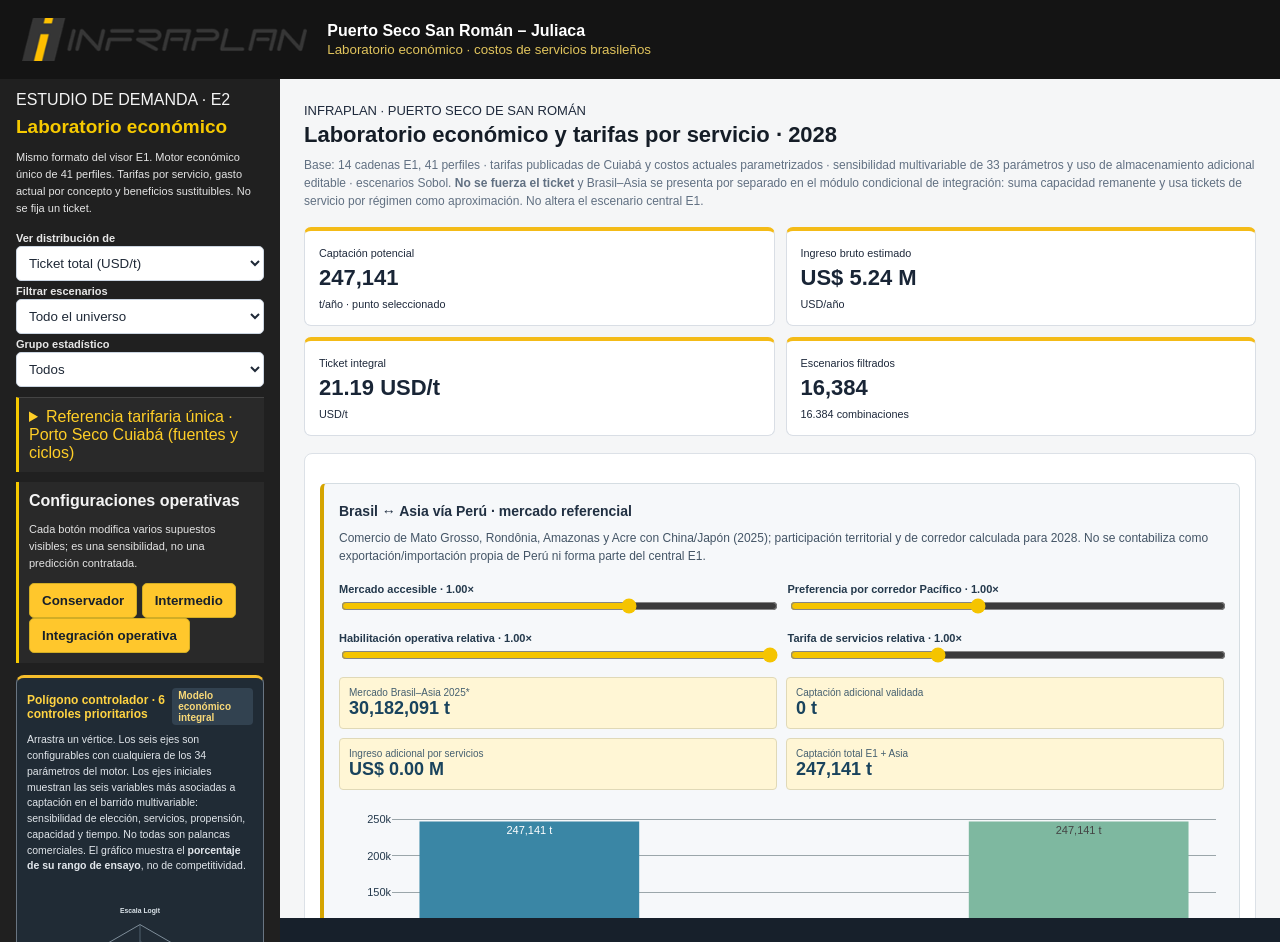
<file: EXPLORADOR_ECONOMICO_E2.html>
<!doctype html><html lang="es"><head><meta charset="utf-8"><meta name="viewport" content="width=device-width,initial-scale=1"><title>Infraplan · Laboratorio E2 · costos Brasil</title><link rel="stylesheet" href="e2/laboratorio/laboratorio.css"><link rel="stylesheet" href="e2/laboratorio/motor_e2.css"><link rel="stylesheet" href="e2/laboratorio/radar_parametros.css"><style>body{margin:0;background:#17202b;font-family:Segoe UI,Arial,sans-serif}header{height:61px;color:#fff;padding:9px 22px;background:#141414;display:flex;align-items:center;gap:20px}header img{max-height:43px;width:auto}header small{color:#e1c45d}#labStandalone{display:grid;grid-template-columns:280px 1fr;min-height:calc(100vh - 61px)}#labSide{background:#202020;max-height:calc(100vh - 61px);overflow:auto;padding:12px 16px}main{position:relative;height:calc(100vh - 61px);min-width:0}@media(max-width:850px){#labStandalone{grid-template-columns:1fr}#labSide{max-height:none}main{height:800px}}</style><link rel="stylesheet" href="e2/competitividad_t/competitividad_t.css"></head><body data-e2standalone="1"><header><img src="logo.png" alt="Infraplan"><div><b>Puerto Seco San Román – Juliaca</b><div><small>Laboratorio económico · costos de servicios brasileños</small></div></div></header><div id="labStandalone"><aside id="labSide"></aside><main></main></div><script src="vendor/plotly.min.js"></script><script src="e2/laboratorio/motor_e2_data.js"></script><script src="e2/laboratorio/motor_e2_data_parte_01.js"></script><script src="e2/laboratorio/motor_e2_data_parte_02.js"></script><script src="e2/laboratorio/motor_e2_data_parte_03.js"></script><script src="e2/laboratorio/motor_e2_data_parte_04.js"></script><script src="e2/laboratorio/parametro_almacenaje_v14.js"></script><script src="e2/laboratorio/motor_calculo.js"></script><script src="e2/laboratorio/laboratorio_motor.js"></script><script src="e2/laboratorio/radar_parametros.js"></script><link rel="stylesheet" href="e2/asia/asia_integracion.css"><script src="e2/asia/asia_integracion.js"></script><script src="e2/competitividad_t/competitividad_t.js"></script></body></html>
</file>
<file: e2/laboratorio/laboratorio.css>
#e2labStage,.e2lab,.e2lab *{box-sizing:border-box}
#e2labStage{position:absolute;inset:0;background:#f5f6f7;color:#1e293b;z-index:625;overflow:auto;font:13px 'Segoe UI',Arial,sans-serif;padding:24px;display:none}
#e2labStage .lab-title{color:#151d27;font-size:22px;line-height:1.25;margin:3px 0 7px;font-weight:800}
#e2labStage .lab-muted{color:#617082;font-size:12px;line-height:1.5}
#e2labStage .lab-kpis{display:grid;grid-template-columns:repeat(4,minmax(120px,1fr));gap:11px;margin:17px 0}
#e2labStage .lab-kpi{background:#fff;border:1px solid #d9dee5;border-top:4px solid #f4bb17;padding:14px;border-radius:7px}
#e2labStage .lab-kpi b{font-size:22px;color:#192536;display:block;margin:5px 0}
#e2labStage .lab-grid{display:grid;grid-template-columns:1fr 1fr;gap:12px}
#e2labStage .lab-panel{background:#fff;border:1px solid #dce1e7;border-radius:8px;padding:15px;min-width:0}
#e2labStage .lab-panel h3{font-size:14px;color:#213042;margin-bottom:10px}
#e2labStage .lab-plot{height:345px;min-width:0;width:100%}
#e2labStage .lab-wide{grid-column:1 / -1}
#e2labStage .lab-table{width:100%;border-collapse:collapse;font-size:11px;background:#fff;color:#263348}
#e2labStage .lab-table th{background:#253342;color:#fff;padding:9px;text-align:left}
#e2labStage .lab-table td{border-bottom:1px solid #e5e8ed;padding:8px;color:#263348}
#e2labStage .lab-scroll{max-height:300px;overflow:auto}
#e2labStage .lab-caption{font-size:11px;color:#526275;line-height:1.5;margin-top:8px}
#e2labStage .lab-legend{font-size:11px;background:#fff6d6;border-left:3px solid #e1ae1a;padding:10px;color:#374151}
#e2labStage .lab-button,.e2lab-side button{border:1px solid #d1ad25;background:#ffc72c;color:#17202b;font-weight:700;border-radius:5px;padding:9px 12px;cursor:pointer}
#e2labStage .lab-button:hover,.e2lab-side button:hover{background:#f3b30c}
.e2lab-side{color:#f4f4f4}
.e2lab-side h1{color:#f6c900;font-size:19px}
.e2lab-side label{color:#e7e7e7!important;font-size:11px;letter-spacing:0;font-weight:600;margin:10px 0 5px}
.e2lab-side select,.e2lab-side input{background:#fff!important;color:#1f2937!important;width:100%;border-radius:5px;border:1px solid #cbd5e1;padding:8px}
.e2lab-side input[type=range]{padding:0;accent-color:#f4bf20}
.e2lab-side .e2lab-val{float:right;color:#f6c900;font-weight:bold}
.e2lab-side .e2lab-small{font-size:11px;line-height:1.55;color:#e4e4e4}
.e2lab-side .e2lab-note{border-left:3px solid #f6c900;background:#292929;padding:10px;margin:10px 0}
.e2lab-side .e2lab-controls{max-height:420px;overflow:auto;padding-right:5px}
.e2lab-side .e2lab-metrics{background:#282828;padding:10px;margin:12px 0;border-radius:6px;color:#fff}
.e2lab-side .e2lab-metrics b{color:#ffcf2d}
.e2lab-side details{border-top:1px solid #444;padding:9px 0}
.e2lab-side summary{cursor:pointer;color:#ffce27}
#e2labStage .lab-params{display:grid;grid-template-columns:repeat(3,minmax(150px,1fr));gap:5px}
#e2labStage .lab-params span{font-size:11px;background:#f1f4f6;color:#273648;padding:6px;border-radius:3px;word-break:break-word}
@media(max-width:1350px){#e2labStage .lab-grid{grid-template-columns:1fr}#e2labStage .lab-kpis{grid-template-columns:repeat(2,1fr)}#e2labStage .lab-wide{grid-column:auto}}
@media(max-width:700px){#e2labStage{padding:12px}#e2labStage .lab-kpis{grid-template-columns:1fr 1fr}#e2labStage .lab-kpi b{font-size:17px}#e2labStage .lab-params{grid-template-columns:1fr}}

/* V8: legibilidad de distribuciones y comparador de métodos */
#e2labStage .lab-v8-section{border-top:3px solid #d4a018}
#e2labStage .lab-v8-top{display:flex;flex-wrap:wrap;justify-content:space-between;align-items:center;gap:8px}
#e2labStage .lab-v8-chip{background:#fef3c7;color:#755511;padding:6px 10px;border-radius:20px;font-size:11px;font-weight:700}
#e2labStage .lab-v8-controlbar{display:flex;align-items:end;flex-wrap:wrap;gap:10px;margin:14px 0 6px}
#e2labStage .lab-v8-controlbar label{display:flex;flex-direction:column;gap:5px;font-size:11px;color:#344357;font-weight:700;flex:1 1 160px}
#e2labStage .lab-v8-controlbar label:first-child{flex:2 1 275px}
#e2labStage .lab-v8-controlbar select{background:#fff;color:#253349;font-size:12px;min-height:36px;border:1px solid #c7cfd8;border-radius:5px;padding:6px;width:100%}
#e2labStage .lab-v8-note{color:#607080}
#e2labStage #labClusterCompare{overflow:auto;margin-top:8px}
.e2lab-side #labMethodNote{margin:8px 0 10px;padding:7px;border-left:2px solid #f4bf20}
@media(max-width:850px){#e2labStage .lab-v8-controlbar{flex-direction:column;align-items:stretch}#e2labStage .lab-v8-controlbar label{width:100%}}
</file>
<file: e2/laboratorio/motor_e2.css>
/* Reuse V8 design language: charcoal aside, yellow accent, white analytical panels */
#e2labStage .lab-panel a{color:#276a9d;text-decoration:underline}
#e2labStage .lab-panel a:visited{color:#6d3e8e}
#e2labStage .lab-scroll{max-height:420px;overflow:auto}
#e2labStage .lab-caption{line-height:1.6}
.e2lab-side #e2Params small{display:block;color:#cbd5df;padding-bottom:7px}
.e2lab-side #e2Params input{margin-top:1px}
.e2lab-side #e2Run,.e2lab-side #e2Reset{width:100%;margin:6px 0}
.e2lab-side h1{margin:7px 0 10px}
.e2lab-side #e2Params{max-height:370px}
</file>
<file: e2/laboratorio/radar_parametros.css>
/* Controlador paramétrico aditivo: no modifica la identidad del WebGIS E1/V8 */
.e2-radar-panel{border:1px solid #697582;border-top:3px solid #f6be2c;border-radius:8px;background:#202b35;color:#f2f6f9;padding:10px;margin:12px 0}
.e2-radar-top{display:flex;justify-content:space-between;align-items:center;gap:6px;color:#ffd342;font-size:12px}
.e2-radar-top span{font-size:10px;font-weight:bold;background:#324250;color:#f9d978;padding:2px 6px;border-radius:4px}
.e2-radar-help,.e2-radar-foot{font-size:10.5px;line-height:1.5;color:#e1e6eb;margin:7px 0}
#e2-radar-svg{width:100%;max-width:380px;height:auto;display:block;margin:auto;touch-action:none}
.e2-radar-axis{display:grid;grid-template-columns:1fr 1fr;gap:8px 7px}
.e2-axis-line{min-width:0;background:#2d3a46;border:1px solid #455869;border-radius:5px;padding:5px}
.e2-radar-panel .e2-axis-line label{font-size:10px;color:#dbe4e9;margin:0}
.e2-axis-line select{width:100%;min-width:0;margin-top:3px;background:#fff;color:#1b2b37;border:1px solid #aab5bf;font-size:10px;padding:3px;border-radius:4px}
.e2-axis-line output{display:block;margin-top:4px;font-size:10px;color:#ffd94d;word-break:break-word}
.e2-radar-compare{display:grid;grid-template-columns:repeat(3,1fr);gap:4px;margin:10px 0}
.e2-radar-compare div{background:#34424f;border-radius:4px;padding:5px;min-width:0}
.e2-radar-compare small{display:block;font-size:9px;color:#d5dde3}
.e2-radar-compare strong{font-size:11px;color:#fff;word-wrap:break-word}
.e2-radar-panel #e2-radar-reset{width:100%;font-size:11px;margin-top:5px}
#e2labStage .e2v14-views{display:flex;gap:8px;align-items:center;color:#44556d;margin-bottom:8px}
#e2labStage .e2v14-views select{border:1px solid #b4c2ce;border-radius:5px;background:white;padding:5px;color:#223348}
</file>
<file: e2/competitividad_t/competitividad_t.css>
#e2TStage{position:absolute;inset:0;z-index:1200;overflow:auto;background:#f7f9fc;padding:22px 28px;color:#17212b;font:14px/1.55 Inter,Arial,sans-serif}#e2TStage[hidden]{display:none!important}#e2TStage h2{font-size:21px;margin:0 0 5px;color:#17212b}#e2TStage h3{font-size:16px;margin:22px 0 9px;color:#17212b}#e2TStage p{margin:6px 0 11px}#e2TStage .tKpis{display:grid;grid-template-columns:repeat(auto-fit,minmax(170px,1fr));gap:10px}#e2TStage .tKpis article{background:white;padding:13px;border:1px solid #dce4ed;border-radius:9px}#e2TStage .tKpis small{display:block;color:#576b7b;font-size:11px}#e2TStage .tKpis b{font-size:23px}#e2TStage .tcard{background:white;border:1px solid #dce4ed;border-radius:9px;padding:13px;margin-top:14px}#e2TStage .tbar{display:flex;align-items:center;gap:12px;flex-wrap:wrap;margin:10px 0}#e2TStage input,#e2TStage select{padding:6px;border:1px solid #bdcbd9;background:white;border-radius:6px;max-width:110px}#e2TStage .tPlot{height:340px;min-height:300px}#e2TStage .tOverflow{overflow:auto;max-height:400px}#e2TStage table{width:100%;border-collapse:collapse;font-size:11px}#e2TStage th{background:#17212b;color:white;position:sticky;top:0;z-index:1;text-align:left}#e2TStage th,#e2TStage td{border-bottom:1px solid #d9e2ec;padding:6px 7px;white-space:nowrap}#e2TStage tr:nth-child(2n) td{background:#f4f7fa}#e2TStage .tWarn{border-left:3px solid #c89c34;padding:8px 10px;background:#fffbef}#e2TStage .tFine{color:#586776;font-size:11px}#e2TStage button{background:#17212b;color:white;border:none;border-radius:6px;padding:8px 12px;cursor:pointer}
</file>
<file: e2/asia/asia_integracion.css>
.e2asia-panel{margin:14px 0;background:#24282b;border:1px solid #606160;border-left:4px solid #f5c400;border-radius:5px;padding:13px;color:#f4f4f4}.e2asia-panel h2,.e2asia-panel h3{color:#f5c400;margin:4px 0 9px}.e2asia-panel p{color:#ccd8dc;font-size:12px;line-height:1.5;margin:6px 0}.e2asia-panel label{display:block;color:#f1f2f3;font-size:11px;font-weight:650;margin:12px 0 3px}.e2asia-panel input[type=range]{display:block;width:100%;accent-color:#f5c400}.e2asia-controls{display:grid;grid-template-columns:repeat(2,minmax(0,1fr));gap:4px 12px}.e2asia-metrics{display:grid;grid-template-columns:repeat(2,minmax(0,1fr));gap:9px;margin:12px 0}.e2asia-metric{background:#fff6d5;border-radius:4px;padding:9px;color:#162f40}.e2asia-metric small{display:block;color:#466070;font-size:10px}.e2asia-metric strong{display:block;font-size:18px;color:#19435d}.e2asia-table{width:100%;border-collapse:collapse;font-size:11px}.e2asia-table th,.e2asia-table td{padding:7px 5px;border-bottom:1px solid #545a5e;text-align:right}.e2asia-table td:first-child,.e2asia-table th:first-child{text-align:left}.e2asia-table th{color:#ffd541}.e2asia-panel .e2asia-note{font-size:11px;color:#dae2e4;border-top:1px solid #5b5b5b;margin-top:12px;padding-top:8px}.e2asia-panel button{border:1px solid #d1a100;border-radius:4px;background:#f5c400;color:#1b2630;font-weight:700;padding:6px 8px;cursor:pointer;margin-top:7px}.e2asia-panel select{background:#24292d;color:#f5c400;border:1px solid #777;border-radius:4px;padding:6px;width:100%}.e2asia-lab{background:#f6f8fa;border:1px solid #d5dde2;border-left:4px solid #d5a400;color:#24394c;padding:15px;border-radius:6px}.e2asia-lab h3{color:#24394c}.e2asia-lab p{color:#456}.e2asia-lab .e2asia-controls label{color:#24394c}.e2asia-lab .e2asia-table th{color:#1f4961}.e2asia-lab .e2asia-table td{border-color:#ccd5dd}.e2asia-lab .e2asia-note{color:#4a606f;border-color:#ccd5dd}.e2asia-lab select{color:#19364c;background:white}.e2asia-lab .e2asia-metric{border:1px solid #e0d9b7}@media(max-width:450px){.e2asia-controls{grid-template-columns:1fr}.e2asia-metrics{grid-template-columns:1fr}}
</file>
